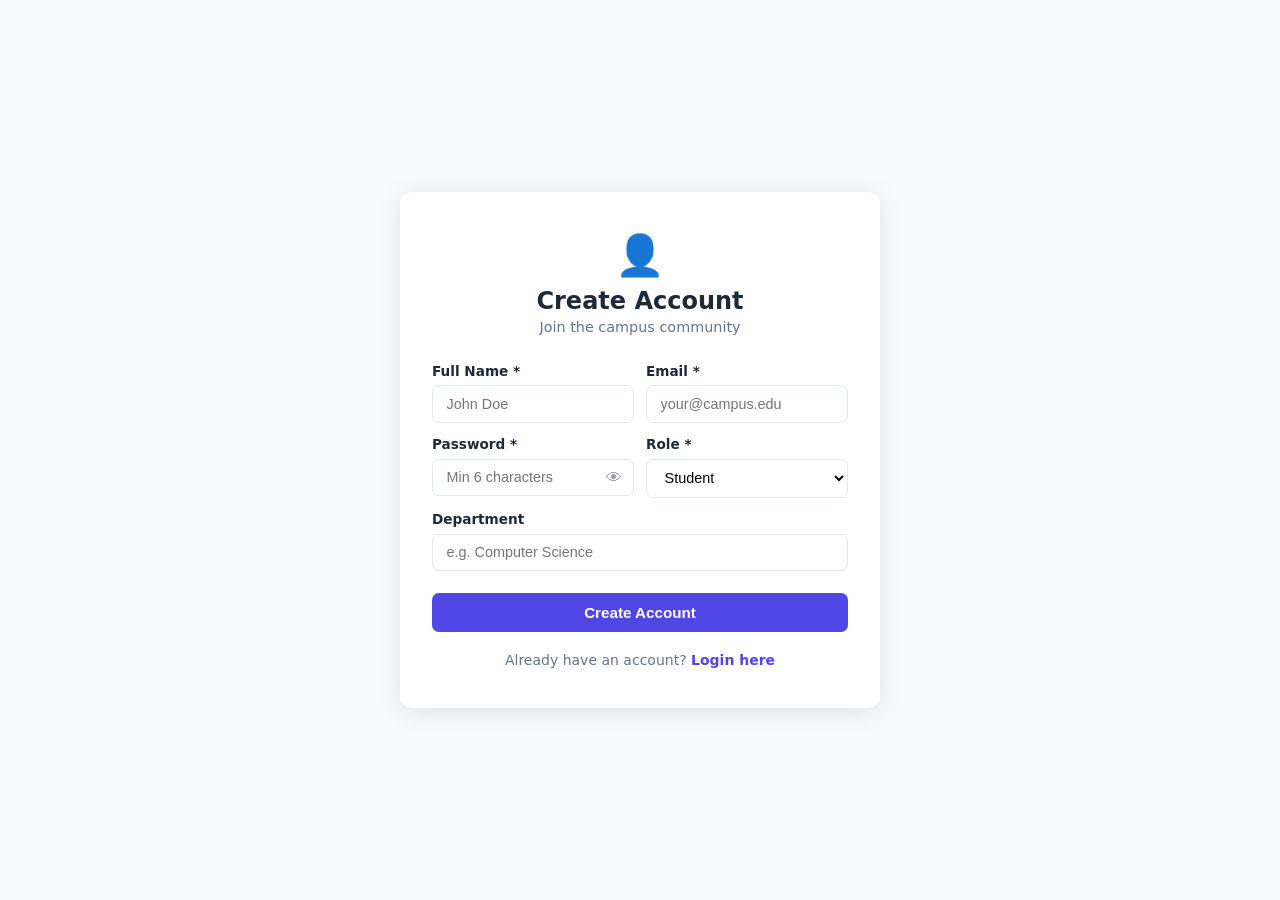
<file: frontend/templates/register.html>
<!DOCTYPE html>
<html lang="en">
<head>
  <meta charset="UTF-8"/>
  <meta name="viewport" content="width=device-width, initial-scale=1.0"/>
  <title>Register – CampusConnect</title>
  <style>
    * { box-sizing: border-box; margin: 0; padding: 0; }
    body {
      font-family: 'Segoe UI', system-ui, sans-serif;
      background: #f8fafc;
      min-height: 100vh;
      display: flex;
      align-items: center;
      justify-content: center;
      padding: 2rem 1rem;
    }
    .card {
      background: #fff;
      border-radius: 12px;
      box-shadow: 0 4px 24px rgba(0,0,0,0.10);
      padding: 2.5rem 2rem;
      width: 100%;
      max-width: 480px;
    }
    .card-header { text-align: center; margin-bottom: 1.75rem; }
    .card-header .icon { font-size: 2.5rem; display: block; margin-bottom: .5rem; }
    .card-header h2 { font-size: 1.5rem; font-weight: 700; color: #1e293b; }
    .card-header p  { color: #64748b; font-size: .9rem; margin-top: .25rem; }
    .row { display: grid; grid-template-columns: 1fr 1fr; gap: .75rem; }
    .form-group { margin-bottom: .85rem; }
    .form-group label {
      display: block;
      font-size: .85rem;
      font-weight: 600;
      color: #1e293b;
      margin-bottom: .4rem;
    }
    .form-group input,
    .form-group select {
      width: 100%;
      padding: .6rem .85rem;
      border: 1.5px solid #e2e8f0;
      border-radius: 7px;
      font-size: .9rem;
      outline: none;
      transition: border .15s;
      background: #fff;
    }
    .form-group input:focus,
    .form-group select:focus {
      border-color: #4f46e5;
      box-shadow: 0 0 0 3px rgba(79,70,229,.12);
    }
    .btn {
      width: 100%;
      padding: .7rem;
      background: #4f46e5;
      color: #fff;
      border: none;
      border-radius: 7px;
      font-size: .95rem;
      font-weight: 600;
      cursor: pointer;
      margin-top: .5rem;
      transition: background .15s;
    }
    .btn:hover    { background: #3730a3; }
    .btn:disabled { background: #a5b4fc; cursor: not-allowed; }
    .msg-box {
      border-radius: 6px;
      padding: .7rem .9rem;
      font-size: .85rem;
      margin-bottom: 1rem;
    }
    .msg-error   { background: #fee2e2; color: #991b1b; border-left: 4px solid #ef4444; }
    .msg-success { background: #d1fae5; color: #065f46; border-left: 4px solid #10b981; }
    .msg-debug   { background: #f1f5f9; color: #475569; border-left: 4px solid #94a3b8;
                   font-family: monospace; font-size: .75rem;
                   white-space: pre-wrap; word-break: break-all; }
    .footer-link {
      text-align: center;
      margin-top: 1.25rem;
      font-size: .875rem;
      color: #64748b;
    }
    .footer-link a { color: #4f46e5; text-decoration: none; font-weight: 600; }
    .pw-wrap { position: relative; }
    .pw-wrap input { padding-right: 2.5rem; }
    .pw-toggle {
      position: absolute; right: .75rem; top: 50%;
      transform: translateY(-50%);
      cursor: pointer; color: #94a3b8; user-select: none;
    }
    @media (max-width: 480px) { .row { grid-template-columns: 1fr; } }
  </style>
</head>
<body>

<div class="card">
  <div class="card-header">
    <span class="icon">👤</span>
    <h2>Create Account</h2>
    <p>Join the campus community</p>
  </div>

  <!-- Message area — all messages injected here -->
  <div id="msgArea"></div>

  <div class="row">
    <div class="form-group">
      <label>Full Name *</label>
      <input type="text" id="regName" placeholder="John Doe" autocomplete="name"/>
    </div>
    <div class="form-group">
      <label>Email *</label>
      <input type="email" id="regEmail" placeholder="your@campus.edu" autocomplete="email"/>
    </div>
  </div>

  <div class="row">
    <div class="form-group">
      <label>Password *</label>
      <div class="pw-wrap">
        <input type="password" id="regPassword"
               placeholder="Min 6 characters" autocomplete="new-password"/>
        <span class="pw-toggle" onclick="togglePw()">👁</span>
      </div>
    </div>
    <div class="form-group">
      <label>Role *</label>
      <select id="regRole">
        <option value="student">Student</option>
        <option value="faculty">Faculty</option>
      </select>
    </div>
  </div>

  <div class="form-group">
    <label>Department</label>
    <input type="text" id="regDept" placeholder="e.g. Computer Science"/>
  </div>

  <button class="btn" id="regBtn" onclick="doRegister()">
    Create Account
  </button>

  <p class="footer-link">
    Already have an account? <a href="/login">Login here</a>
  </p>
</div>

<script>
  // ── Helpers ───────────────────────────────────────────────────────
  function togglePw() {
    var i = document.getElementById('regPassword');
    i.type = (i.type === 'password') ? 'text' : 'password';
  }

  function setMsg(text, type) {
    // type: 'error' | 'success' | 'debug'
    var area = document.getElementById('msgArea');
    if (!area) return;
    var div = document.createElement('div');
    div.className = 'msg-box msg-' + type;
    div.textContent = text;
    area.innerHTML = '';
    area.appendChild(div);
  }

  function appendMsg(text, type) {
    var area = document.getElementById('msgArea');
    if (!area) return;
    var div = document.createElement('div');
    div.className = 'msg-box msg-' + type;
    div.textContent = text;
    area.appendChild(div);
  }

  function clearMsg() {
    var area = document.getElementById('msgArea');
    if (area) area.innerHTML = '';
  }

  function getVal(id) {
    var el = document.getElementById(id);
    return el ? el.value : '';
  }

  function resetBtn() {
    var btn = document.getElementById('regBtn');
    if (!btn) return;
    btn.disabled    = false;
    btn.textContent = 'Create Account';
  }

  // ── Main register function ────────────────────────────────────────
  async function doRegister() {
    clearMsg();

    var name       = getVal('regName').trim();
    var email      = getVal('regEmail').trim();
    var password   = getVal('regPassword');
    var role       = getVal('regRole') || 'student';
    var department = getVal('regDept').trim();
    var btn        = document.getElementById('regBtn');

    // ── Validation ────────────────────────────────────────────────
    if (!name) {
      setMsg('Full name is required.', 'error');
      return;
    }
    if (!email || email.indexOf('@') === -1) {
      setMsg('A valid email address is required.', 'error');
      return;
    }
    if (!password || password.length < 6) {
      setMsg('Password must be at least 6 characters.', 'error');
      return;
    }

    // ── Loading state ─────────────────────────────────────────────
    if (btn) {
      btn.disabled    = true;
      btn.textContent = 'Creating account…';
    }

    appendMsg('Sending request to /register…', 'debug');

    // ── Fetch ─────────────────────────────────────────────────────
    var res, rawText, data;

    try {
      res = await fetch('/register', {
        method  : 'POST',
        headers : {
          'Content-Type' : 'application/json',
          'Accept'       : 'application/json'
        },
        body: JSON.stringify({
          name       : name,
          email      : email,
          password   : password,
          role       : role,
          department : department
        })
      });
    } catch (networkErr) {
      setMsg('Network error: ' + networkErr.message, 'error');
      appendMsg('fetch() failed: ' + networkErr.toString(), 'debug');
      resetBtn();
      return;
    }

    // ── Read raw response ─────────────────────────────────────────
    try {
      rawText = await res.text();
    } catch (readErr) {
      setMsg('Could not read server response.', 'error');
      resetBtn();
      return;
    }

    appendMsg('HTTP ' + res.status + '\nResponse: ' + rawText.substring(0, 500), 'debug');

    // ── Parse JSON ────────────────────────────────────────────────
    try {
      data = JSON.parse(rawText);
    } catch (parseErr) {
      setMsg(
        'Server returned HTTP ' + res.status + ' with non-JSON response. ' +
        'Check the debug info below and the Flask terminal for errors.',
        'error'
      );
      resetBtn();
      return;
    }

    // ── Handle response ───────────────────────────────────────────
    if (res.ok && data.success) {
      clearMsg();
      setMsg('Account created! Redirecting to dashboard…', 'success');
      if (btn) btn.textContent = '✓ Done!';
      setTimeout(function() {
        window.location.href = (data.redirect || '/dashboard');
      }, 800);
    } else {
      setMsg(data.error || ('Registration failed. HTTP ' + res.status), 'error');
      resetBtn();
    }
  }

  // ── Enter key support ─────────────────────────────────────────────
  document.addEventListener('DOMContentLoaded', function() {
    ['regName', 'regEmail', 'regPassword', 'regDept'].forEach(function(id) {
      var el = document.getElementById(id);
      if (el) {
        el.addEventListener('keydown', function(e) {
          if (e.key === 'Enter') doRegister();
        });
      }
    });
  });
</script>

</body>
</html>
</file>
